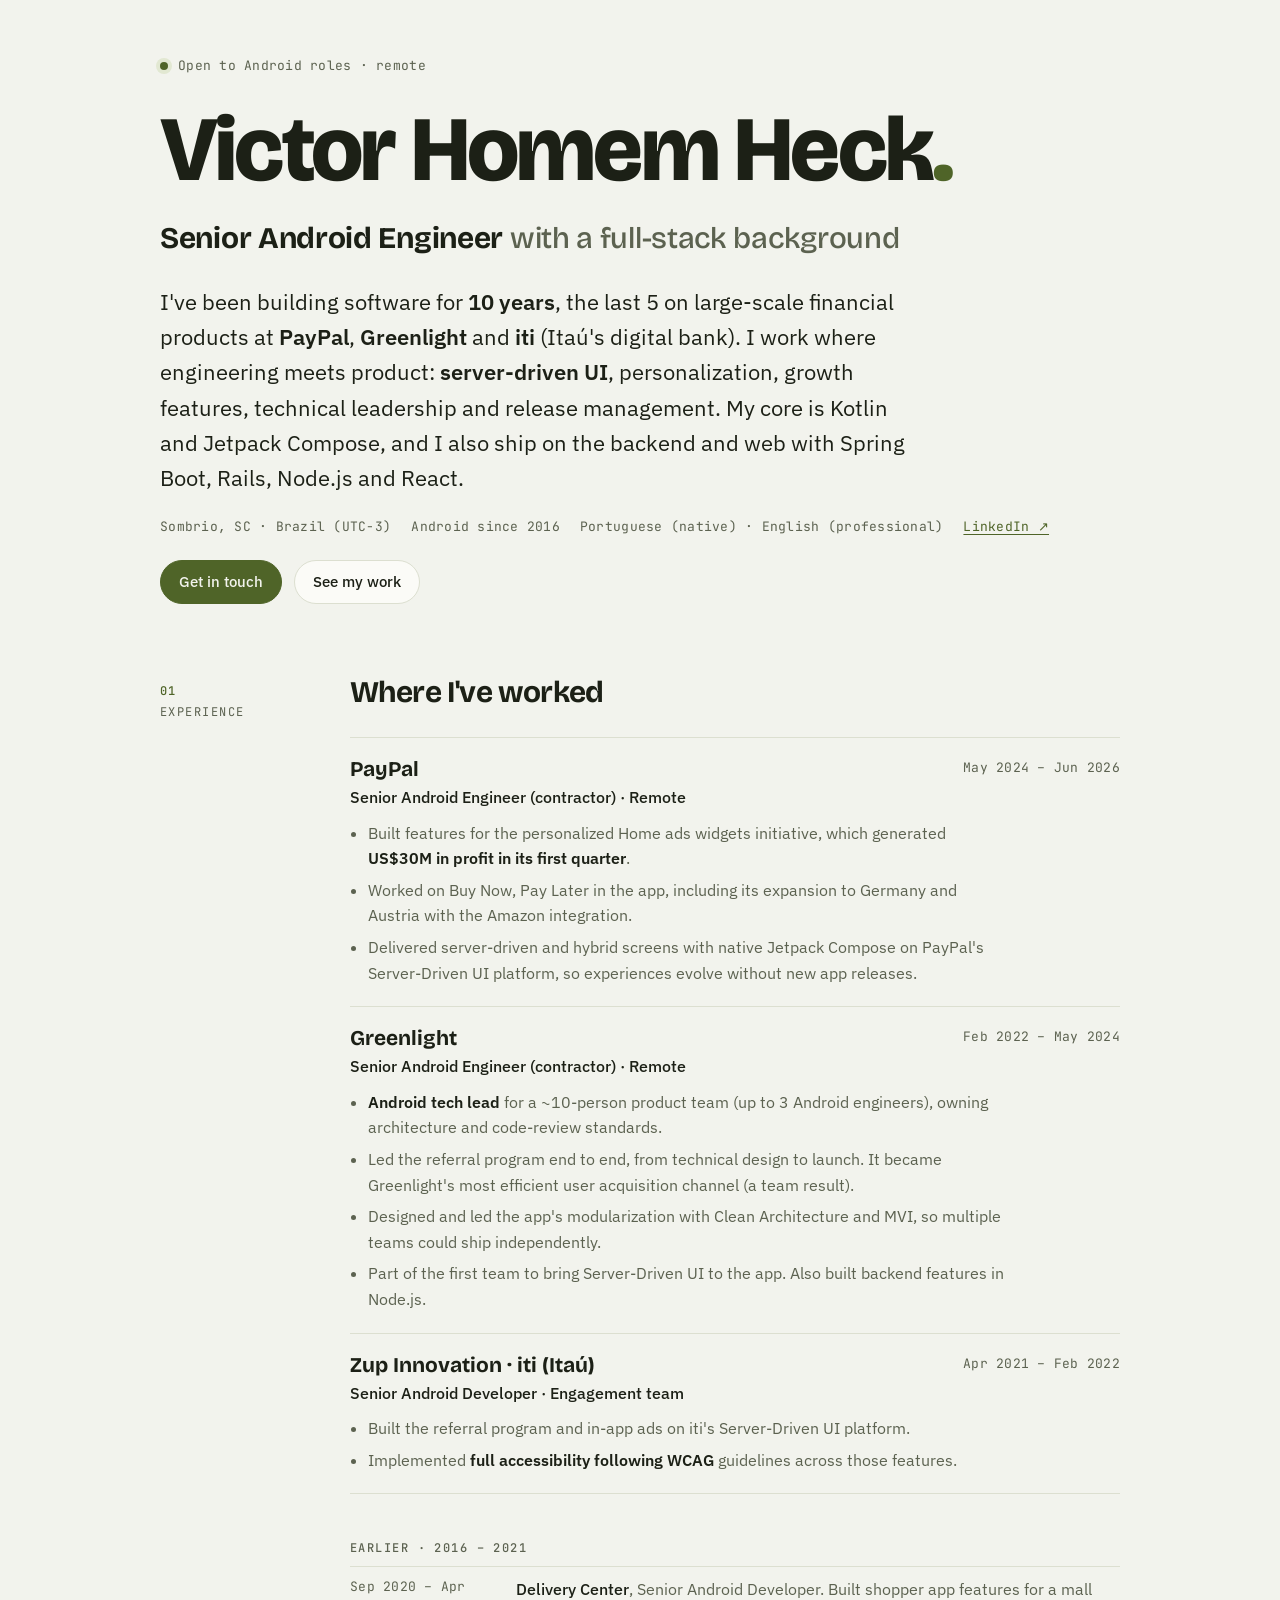
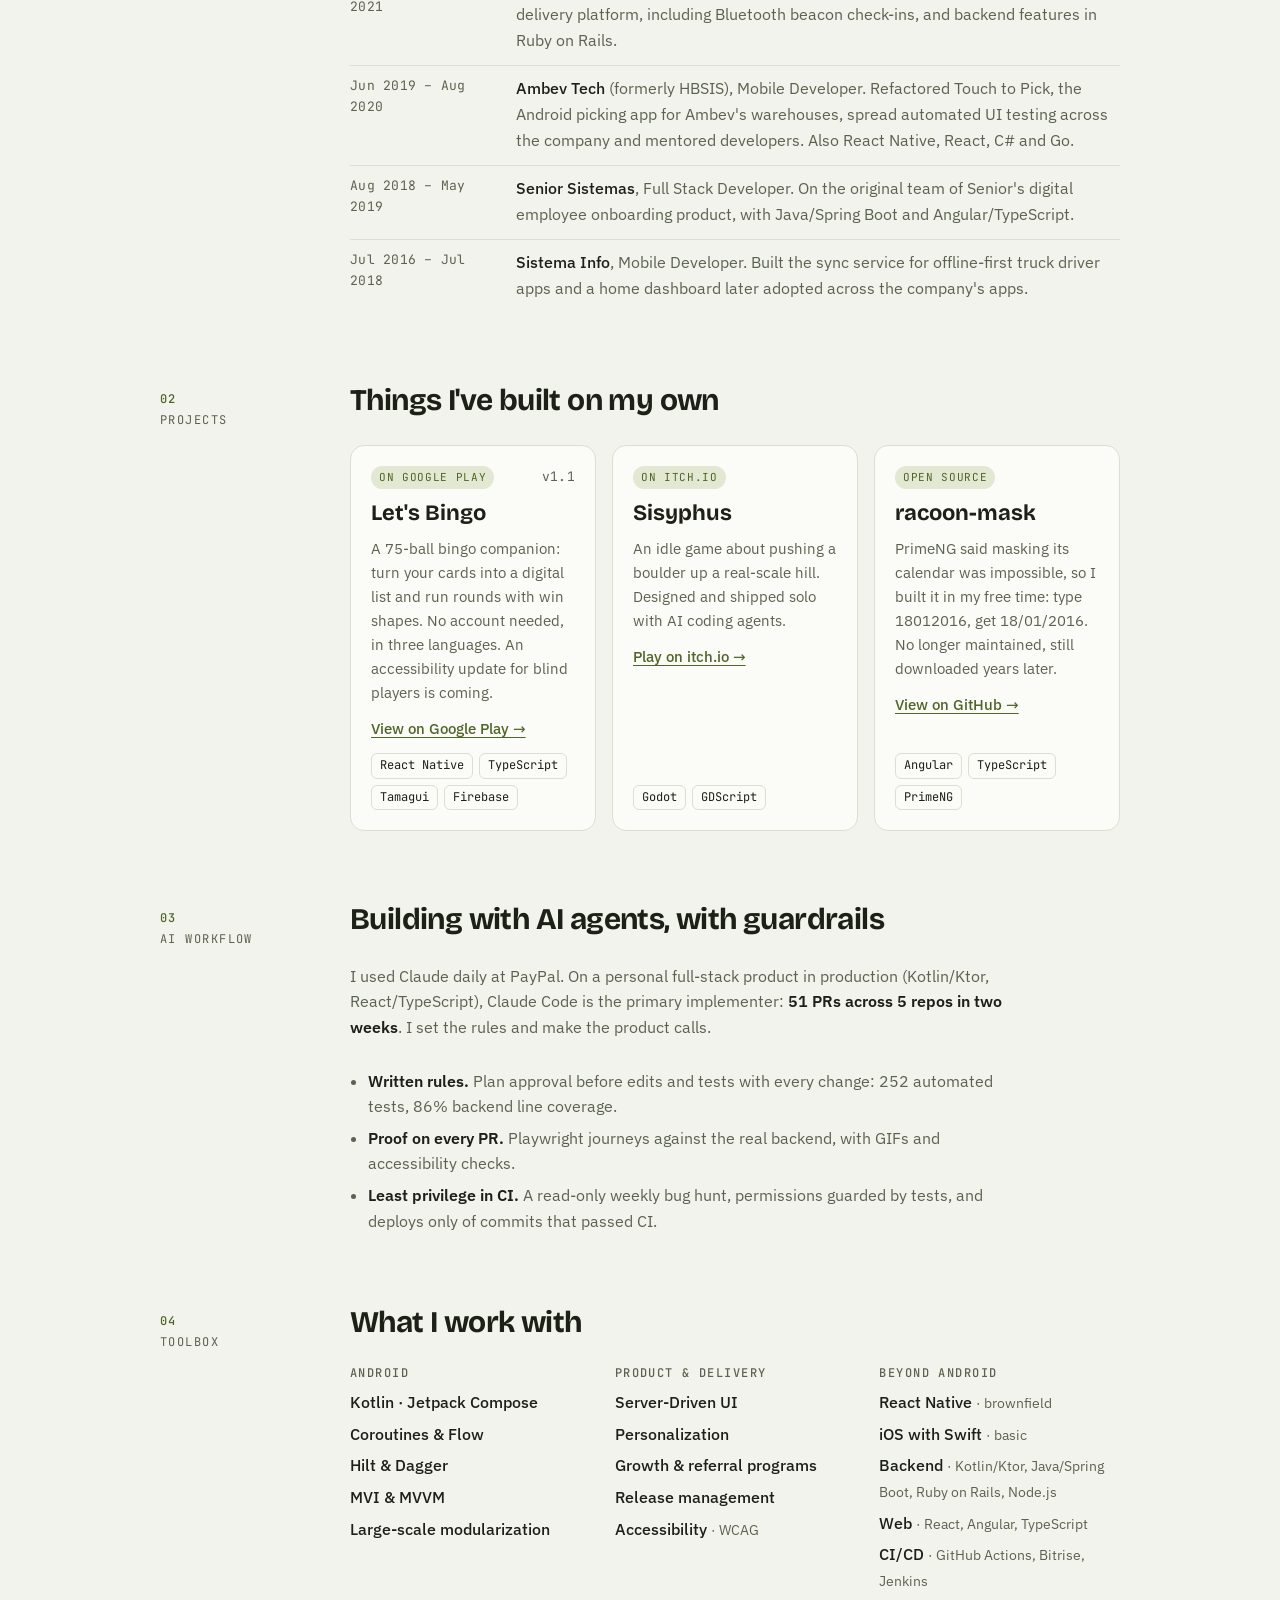
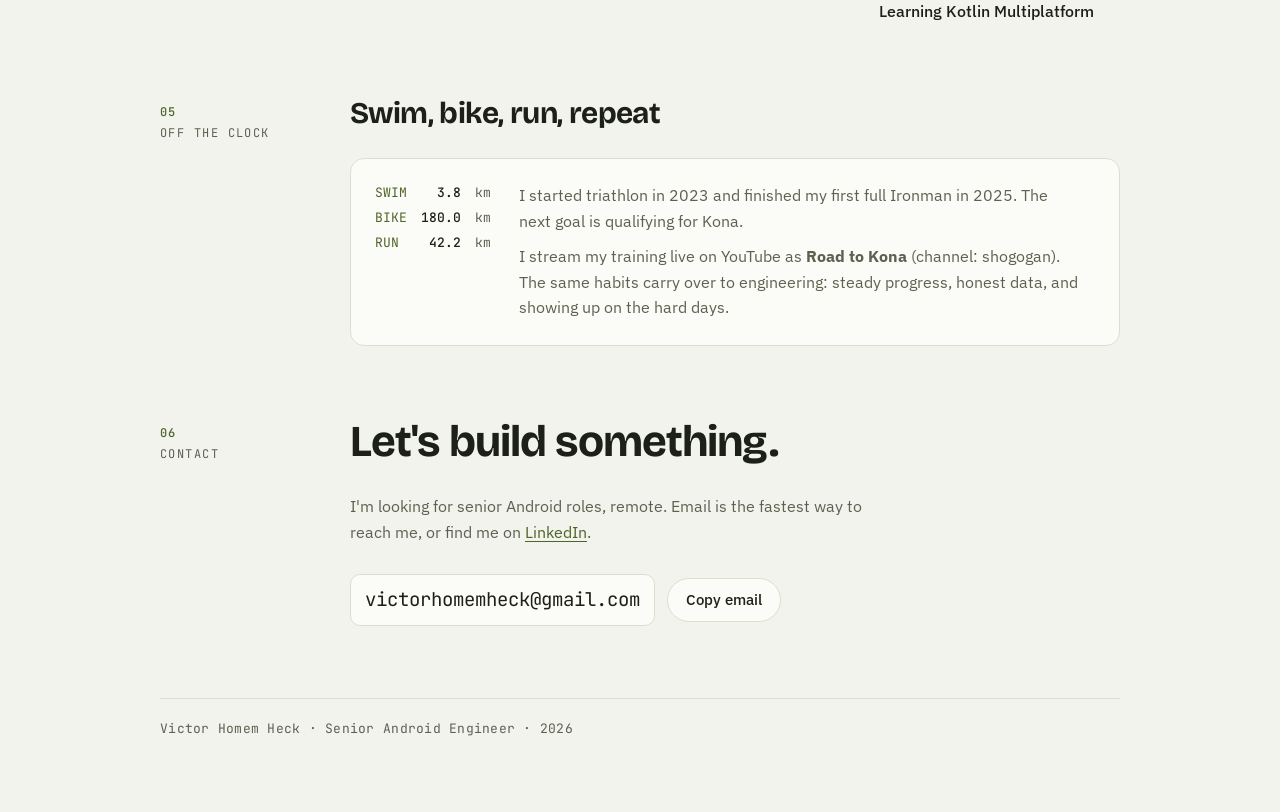
<file: index.html>
<!doctype html>
<html lang="en">
<head>
  <meta charset="utf-8">
  <meta name="viewport" content="width=device-width, initial-scale=1, viewport-fit=cover">
  <title>Victor Homem Heck · Senior Android Engineer</title>
  <meta name="description" content="Senior Android Engineer with a full-stack background: 10 years building software, the last 5 on large-scale financial products at PayPal, Greenlight and iti (Itaú). Kotlin, Jetpack Compose, server-driven UI.">
  <link rel="canonical" href="https://shogosoftware.com.br/">
  <meta name="theme-color" content="#f2f3ed" media="(prefers-color-scheme: light)">
  <meta name="theme-color" content="#12150e" media="(prefers-color-scheme: dark)">
  <link rel="icon" type="image/svg+xml" href="/favicon.svg">

  <meta property="og:type" content="profile">
  <meta property="og:title" content="Victor Homem Heck · Senior Android Engineer">
  <meta property="og:description" content="10 years building software, the last 5 on large-scale financial products at PayPal, Greenlight and iti. Open to remote Android roles.">
  <meta property="og:url" content="https://shogosoftware.com.br/">
  <meta property="og:image" content="https://shogosoftware.com.br/og.png">
  <meta property="og:image:width" content="1200">
  <meta property="og:image:height" content="630">
  <meta property="og:image:alt" content="Victor Homem Heck, Senior Android Engineer">
  <meta property="profile:first_name" content="Victor">
  <meta property="profile:last_name" content="Homem Heck">
  <meta name="twitter:card" content="summary_large_image">

  <link rel="preload" href="/fonts/bricolage-grotesque.woff2" as="font" type="font/woff2" crossorigin>
  <link rel="preload" href="/fonts/ibm-plex-sans.woff2" as="font" type="font/woff2" crossorigin>
  <link rel="stylesheet" href="/style.css">
  <script src="/site.js" defer></script>
  <script type="application/ld+json">
  {
    "@context": "https://schema.org",
    "@type": "Person",
    "name": "Victor Homem Heck",
    "jobTitle": "Senior Android Engineer",
    "url": "https://shogosoftware.com.br/",
    "email": "mailto:victorhomemheck@gmail.com",
    "address": { "@type": "PostalAddress", "addressLocality": "Sombrio", "addressRegion": "SC", "addressCountry": "BR" },
    "knowsLanguage": ["pt-BR", "en"],
    "knowsAbout": ["Android", "Kotlin", "Jetpack Compose", "Server-Driven UI", "Spring Boot", "Ruby on Rails", "Node.js", "React", "AI-assisted development"],
    "sameAs": ["https://linkedin.com/in/victor-homem-heck", "https://shogogan.itch.io"]
  }
  </script>
</head>
<body>
<a class="skip" href="#main">Skip to content</a>
<div class="wrap">
  <header class="hero">
    <div class="tag mono"><span class="dot" aria-hidden="true"></span>Open to Android roles · remote</div>
    <h1>Victor Homem Heck<span aria-hidden="true">.</span></h1>
    <p class="subtitle">Senior Android Engineer <span>with a full-stack background</span></p>
    <p class="lede">I've been building software for <b>10 years</b>, the last 5 on large-scale financial products at <b>PayPal</b>, <b>Greenlight</b> and <b>iti</b> (Itaú's digital bank). I work where engineering meets product: <b>server-driven UI</b>, personalization, growth features, technical leadership and release management. My core is Kotlin and Jetpack Compose, and I also ship on the backend and web with Spring Boot, Rails, Node.js and React.</p>
    <div class="meta mono">
      <span>Sombrio, SC · Brazil (UTC−3)</span>
      <span>Android since 2016</span>
      <span>Portuguese (native) · English (professional)</span>
      <a href="https://linkedin.com/in/victor-homem-heck" rel="me noopener">LinkedIn ↗</a>
    </div>
    <div class="cta">
      <a class="btn primary" href="#contact">Get in touch</a>
      <a class="btn" href="#work">See my work</a>
    </div>
  </header>

  <main id="main" class="sections">
  <section id="experience" aria-labelledby="experience-title">
    <div class="rail mono" aria-hidden="true"><b>01</b>Experience</div>
    <div class="body">
      <h2 id="experience-title">Where I've worked</h2>
      <div class="jobs">
        <article class="job">
          <h3>PayPal</h3><span class="when mono">May 2024 – Jun 2026</span>
          <div class="role">Senior Android Engineer (contractor) · Remote</div>
          <ul>
            <li>Built features for the personalized Home ads widgets initiative, which generated <b>US$30M in profit in its first quarter</b>.</li>
            <li>Worked on Buy Now, Pay Later in the app, including its expansion to Germany and Austria with the Amazon integration.</li>
            <li>Delivered server-driven and hybrid screens with native Jetpack Compose on PayPal's Server-Driven UI platform, so experiences evolve without new app releases.</li>
          </ul>
        </article>
        <article class="job">
          <h3>Greenlight</h3><span class="when mono">Feb 2022 – May 2024</span>
          <div class="role">Senior Android Engineer (contractor) · Remote</div>
          <ul>
            <li><b>Android tech lead</b> for a ~10-person product team (up to 3 Android engineers), owning architecture and code-review standards.</li>
            <li>Led the referral program end to end, from technical design to launch. It became Greenlight's most efficient user acquisition channel (a team result).</li>
            <li>Designed and led the app's modularization with Clean Architecture and MVI, so multiple teams could ship independently.</li>
            <li>Part of the first team to bring Server-Driven UI to the app. Also built backend features in Node.js.</li>
          </ul>
        </article>
        <article class="job">
          <h3>Zup Innovation · iti (Itaú)</h3><span class="when mono">Apr 2021 – Feb 2022</span>
          <div class="role">Senior Android Developer · Engagement team</div>
          <ul>
            <li>Built the referral program and in-app ads on iti's Server-Driven UI platform.</li>
            <li>Implemented <b>full accessibility following WCAG</b> guidelines across those features.</li>
          </ul>
        </article>
      </div>
      <div class="earlier">
        <h3>Earlier · 2016 – 2021</h3>
        <div class="erow"><span class="yr mono">Sep 2020 – Apr 2021</span><span><b>Delivery Center</b>, Senior Android Developer. Built shopper app features for a mall delivery platform, including Bluetooth beacon check-ins, and backend features in Ruby on Rails.</span></div>
        <div class="erow"><span class="yr mono">Jun 2019 – Aug 2020</span><span><b>Ambev Tech</b> (formerly HBSIS), Mobile Developer. Refactored Touch to Pick, the Android picking app for Ambev's warehouses, spread automated UI testing across the company and mentored developers. Also React Native, React, C# and Go.</span></div>
        <div class="erow"><span class="yr mono">Aug 2018 – May 2019</span><span><b>Senior Sistemas</b>, Full Stack Developer. On the original team of Senior's digital employee onboarding product, with Java/Spring Boot and Angular/TypeScript.</span></div>
        <div class="erow"><span class="yr mono">Jul 2016 – Jul 2018</span><span><b>Sistema Info</b>, Mobile Developer. Built the sync service for offline-first truck driver apps and a home dashboard later adopted across the company's apps.</span></div>
      </div>
    </div>
  </section>

  <section id="work" aria-labelledby="work-title">
    <div class="rail mono" aria-hidden="true"><b>02</b>Projects</div>
    <div class="body">
      <h2 id="work-title">Things I've built on my own</h2>
      <div class="projects">
        <article class="proj">
          <div class="top"><span class="status">On Google Play</span><span class="mono ver">v1.1</span></div>
          <h3>Let's Bingo</h3>
          <p>A 75-ball bingo companion: turn your cards into a digital list and run rounds with win shapes. No account needed, in three languages. An accessibility update for blind players is coming.</p>
          <a class="link" href="https://play.google.com/store/apps/details?id=com.shogosoftware.letsbingo" rel="noopener">View on Google Play →</a>
          <div class="stack"><span>React Native</span><span>TypeScript</span><span>Tamagui</span><span>Firebase</span></div>
        </article>
        <article class="proj">
          <div class="top"><span class="status">On itch.io</span></div>
          <h3>Sisyphus</h3>
          <p>An idle game about pushing a boulder up a real-scale hill. Designed and shipped solo with AI coding agents.</p>
          <a class="link" href="https://shogogan.itch.io/sisyphus-an-incremental-game" rel="noopener">Play on itch.io →</a>
          <div class="stack"><span>Godot</span><span>GDScript</span></div>
        </article>
        <article class="proj">
          <div class="top"><span class="status">Open source</span></div>
          <h3>racoon-mask</h3>
          <p>PrimeNG said masking its calendar was impossible, so I built it in my free time: type 18012016, get 18/01/2016. No longer maintained, still downloaded years later.</p>
          <a class="link" href="https://github.com/shogogan/racoon-mask" rel="noopener">View on GitHub →</a>
          <div class="stack"><span>Angular</span><span>TypeScript</span><span>PrimeNG</span></div>
        </article>
      </div>
    </div>
  </section>

  <section id="ai" aria-labelledby="ai-title">
    <div class="rail mono" aria-hidden="true"><b>03</b>AI workflow</div>
    <div class="body">
      <h2 id="ai-title">Building with AI agents, with guardrails</h2>
      <p class="intro">I used Claude daily at PayPal. On a personal full-stack product in production (Kotlin/Ktor, React/TypeScript), Claude Code is the primary implementer: <b>51 PRs across 5 repos in two weeks</b>. I set the rules and make the product calls.</p>
      <ul class="points">
        <li><b>Written rules.</b> Plan approval before edits and tests with every change: 252 automated tests, 86% backend line coverage.</li>
        <li><b>Proof on every PR.</b> Playwright journeys against the real backend, with GIFs and accessibility checks.</li>
        <li><b>Least privilege in CI.</b> A read-only weekly bug hunt, permissions guarded by tests, and deploys only of commits that passed CI.</li>
      </ul>
    </div>
  </section>

  <section id="skills" aria-labelledby="skills-title">
    <div class="rail mono" aria-hidden="true"><b>04</b>Toolbox</div>
    <div class="body">
      <h2 id="skills-title">What I work with</h2>
      <div class="skills">
        <div><h3>Android</h3><ul><li>Kotlin · Jetpack Compose</li><li>Coroutines &amp; Flow</li><li>Hilt &amp; Dagger</li><li>MVI &amp; MVVM</li><li>Large-scale modularization</li></ul></div>
        <div><h3>Product &amp; delivery</h3><ul><li>Server-Driven UI</li><li>Personalization</li><li>Growth &amp; referral programs</li><li>Release management</li><li>Accessibility <em>· WCAG</em></li></ul></div>
        <div><h3>Beyond Android</h3><ul><li>React Native <em>· brownfield</em></li><li>iOS with Swift <em>· basic</em></li><li>Backend <em>· Kotlin/Ktor, Java/Spring Boot, Ruby on Rails, Node.js</em></li><li>Web <em>· React, Angular, TypeScript</em></li><li>CI/CD <em>· GitHub Actions, Bitrise, Jenkins</em></li><li>Learning Kotlin Multiplatform</li></ul></div>
      </div>
    </div>
  </section>

  <section id="beyond" aria-labelledby="beyond-title">
    <div class="rail mono" aria-hidden="true"><b>05</b>Off the clock</div>
    <div class="body">
      <h2 id="beyond-title">Swim, bike, run, repeat</h2>
      <div class="beyond">
        <dl class="splits" aria-label="Full Ironman distances">
          <dt>SWIM</dt><dd>3.8</dd><dd class="k">km</dd>
          <dt>BIKE</dt><dd>180.0</dd><dd class="k">km</dd>
          <dt>RUN</dt><dd>42.2</dd><dd class="k">km</dd>
        </dl>
        <div>
          <p>I started triathlon in 2023 and finished my first full Ironman in 2025. The next goal is qualifying for Kona.</p>
          <p>I stream my training live on YouTube as <b>Road to Kona</b> (channel: shogogan). The same habits carry over to engineering: steady progress, honest data, and showing up on the hard days.</p>
        </div>
      </div>
    </div>
  </section>

  <section id="contact" class="contact" aria-labelledby="contact-title">
    <div class="rail mono" aria-hidden="true"><b>06</b>Contact</div>
    <div class="body">
      <h2 id="contact-title">Let's build something.</h2>
      <p class="intro">I'm looking for senior Android roles, remote. Email is the fastest way to reach me, or find me on <a href="https://linkedin.com/in/victor-homem-heck" rel="me noopener">LinkedIn</a>.</p>
      <div class="mailrow">
        <a class="mail" id="mail" href="mailto:victorhomemheck@gmail.com">victorhomemheck@gmail.com</a>
        <button class="btn" id="copyBtn" type="button">Copy email</button>
        <span id="copyNote" class="mono" aria-live="polite"></span>
      </div>
    </div>
  </section>
  </main>

  <footer class="mono">Victor Homem Heck · Senior Android Engineer · 2026</footer>
</div>
</body>
</html>
</file>
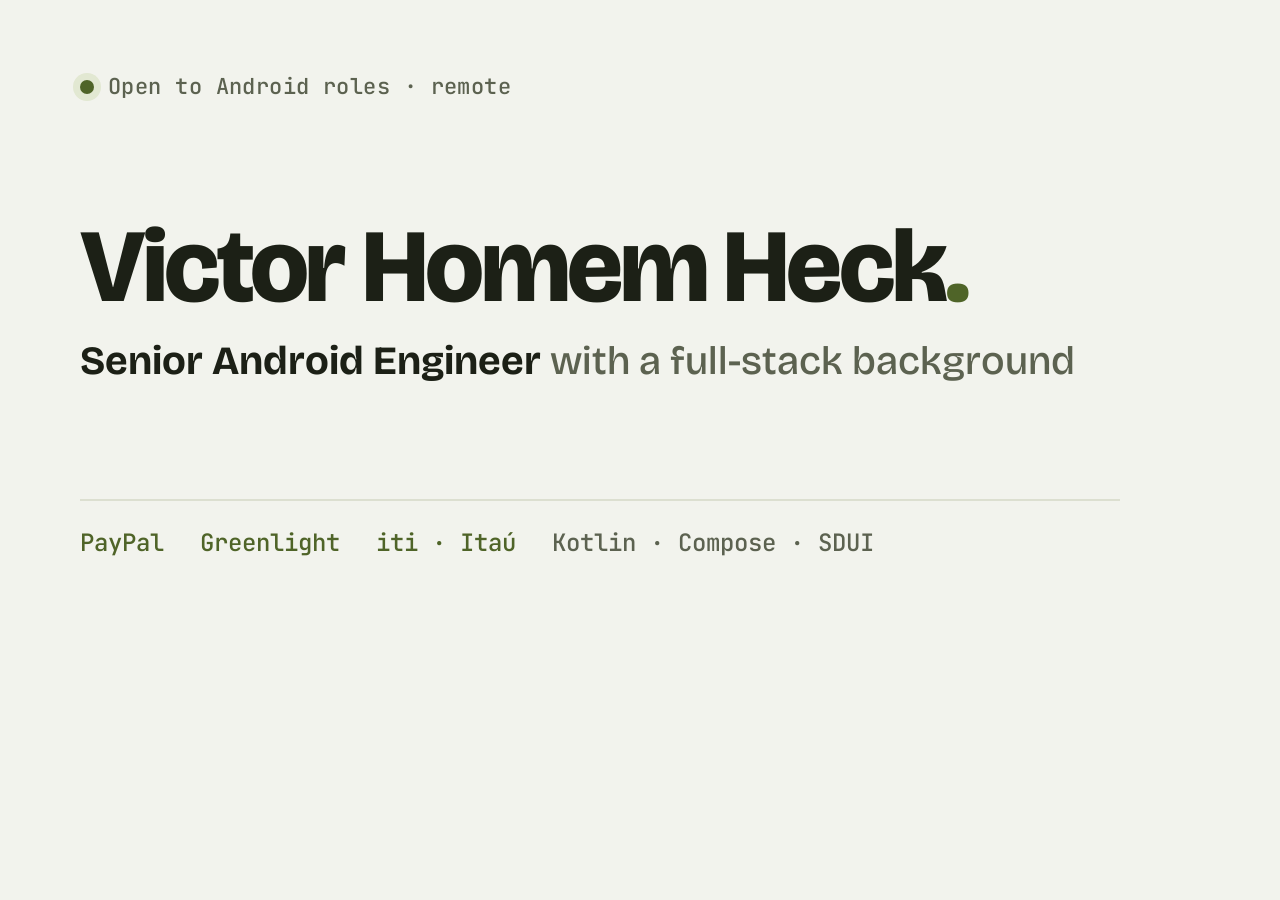
<file: tools/og.html>
<!doctype html>
<!-- Source of og.png (1200x630). Rebuild: see README.md. -->
<html lang="en"><head><meta charset="utf-8">
<style>
@font-face{font-family:"Bricolage Grotesque";src:url("../fonts/bricolage-grotesque.woff2") format("woff2");font-weight:200 800}
@font-face{font-family:"IBM Plex Sans";src:url("../fonts/ibm-plex-sans.woff2") format("woff2");font-weight:100 700}
@font-face{font-family:"JetBrains Mono";src:url("../fonts/jetbrains-mono.woff2") format("woff2");font-weight:100 800}
html,body{margin:0;width:1200px;height:630px;overflow:hidden}
body{background:#f2f3ed;color:#1c2016;font-family:"IBM Plex Sans",sans-serif;box-sizing:border-box;padding:72px 80px;display:flex;flex-direction:column;justify-content:space-between}
.tag{font:500 22px "JetBrains Mono",monospace;color:#5c6250;display:flex;align-items:center;gap:14px;letter-spacing:.02em}
.dot{width:14px;height:14px;border-radius:50%;background:#4f6428;box-shadow:0 0 0 7px #e2e8d2}
h1{font:800 104px/1 "Bricolage Grotesque",sans-serif;letter-spacing:-.03em;margin:0}
h1 span{color:#4f6428}
.sub{font:700 40px "Bricolage Grotesque",sans-serif;margin:18px 0 0}
.sub span{color:#5c6250;font-weight:500}
.foot{font:500 24px "JetBrains Mono",monospace;color:#5c6250;display:flex;gap:36px;border-top:2px solid #dcdfd0;padding-top:26px}
.foot b{color:#4f6428;font-weight:500}
</style></head><body>
<div class="tag"><span class="dot"></span>Open to Android roles · remote</div>
<div><h1>Victor Homem Heck<span>.</span></h1><p class="sub">Senior Android Engineer <span>with a full-stack background</span></p></div>
<div class="foot"><span><b>PayPal</b></span><span><b>Greenlight</b></span><span><b>iti · Itaú</b></span><span>Kotlin · Compose · SDUI</span></div>
</body></html>
</file>
<file: style.css>
/* Victor Homem Heck · portfolio. One narrow reading column with a left "rail" of mono labels, like a build log;
   sections are rows of rail + content. Fonts are self-hosted (fonts/), so no visitor data goes to a font CDN. */

@font-face {
  font-family: "Bricolage Grotesque";
  src: url("/fonts/bricolage-grotesque.woff2") format("woff2");
  font-weight: 200 800;
  font-display: swap;
}
@font-face {
  font-family: "IBM Plex Sans";
  src: url("/fonts/ibm-plex-sans.woff2") format("woff2");
  font-weight: 100 700;
  font-display: swap;
}
@font-face {
  font-family: "JetBrains Mono";
  src: url("/fonts/jetbrains-mono.woff2") format("woff2");
  font-weight: 100 800;
  font-display: swap;
}

:root {
  --bg: #f2f3ed; --surface: #fbfbf7; --fg: #1c2016; --muted: #5c6250; --line: #dcdfd0;
  --accent: #4f6428; --accent-soft: #e2e8d2;
  --display: "Bricolage Grotesque", ui-sans-serif, system-ui, sans-serif;
  --body: "IBM Plex Sans", ui-sans-serif, system-ui, sans-serif;
  --mono: "JetBrains Mono", ui-monospace, SFMono-Regular, Menlo, monospace;
  color-scheme: light;
}
@media (prefers-color-scheme: dark) {
  :root:not([data-theme="light"]) {
    --bg: #12150e; --surface: #1a1e15; --fg: #e7e9de; --muted: #9fa58f; --line: #2b3123;
    --accent: #a8bd6c; --accent-soft: #29321b; color-scheme: dark;
  }
}
:root[data-theme="dark"] {
  --bg: #12150e; --surface: #1a1e15; --fg: #e7e9de; --muted: #9fa58f; --line: #2b3123;
  --accent: #a8bd6c; --accent-soft: #29321b; color-scheme: dark;
}

*, *::before, *::after { box-sizing: border-box; }
html { scroll-behavior: smooth; }
@media (prefers-reduced-motion: reduce) { html { scroll-behavior: auto; } }

body {
  margin: 0;
  background: var(--bg); color: var(--fg); font-family: var(--body); font-size: 16px; line-height: 1.6;
  padding-left: max(16px, env(safe-area-inset-left, 0px)); padding-right: max(16px, env(safe-area-inset-right, 0px));
  -webkit-text-size-adjust: 100%;
}
.wrap { max-width: 960px; margin: 0 auto; padding-block: 56px 72px; display: flex; flex-direction: column; gap: 72px; }
.sections { display: flex; flex-direction: column; gap: 72px; }
a { color: var(--accent); text-underline-offset: 3px; }
a:focus-visible, button:focus-visible { outline: 2px solid var(--accent); outline-offset: 3px; border-radius: 4px; }
h1, h2, h3 { font-family: var(--display); text-wrap: balance; margin: 0; line-height: 1.1; }
p { margin: 0; }
.mono { font-family: var(--mono); font-size: 13px; letter-spacing: .02em; }
.skip { position: absolute; left: -9999px; }
.skip:focus { left: 16px; top: 16px; padding: 8px 12px; background: var(--surface); border: 1px solid var(--line); border-radius: 8px; z-index: 1; }

/* hero */
.hero { display: flex; flex-direction: column; gap: 22px; }
.tag { display: inline-flex; align-items: center; gap: 10px; color: var(--muted); }
.tag .dot { width: 8px; height: 8px; border-radius: 50%; background: var(--accent); box-shadow: 0 0 0 4px var(--accent-soft); }
.hero h1 { font-size: clamp(44px, 8.5vw, 92px); font-weight: 800; letter-spacing: -.03em; }
.hero h1 span { color: var(--accent); }
.lede { font-size: clamp(18px, 2.2vw, 22px); max-width: 34em; color: var(--fg); }
.lede b { font-weight: 600; }
.subtitle { font-family: var(--display); font-size: clamp(22px, 3.2vw, 30px); font-weight: 700; letter-spacing: -.01em; margin-top: -8px; }
.subtitle span { color: var(--muted); font-weight: 500; }
.meta { display: flex; flex-wrap: wrap; gap: 8px 20px; color: var(--muted); }
.cta { display: flex; flex-wrap: wrap; gap: 12px; }
.btn {
  font: 500 15px var(--body); display: inline-flex; align-items: center; gap: 8px; padding: 11px 18px; border-radius: 999px;
  border: 1px solid var(--line); background: var(--surface); color: var(--fg); text-decoration: none; cursor: pointer; min-height: 44px;
}
.btn.primary { background: var(--accent); border-color: var(--accent); color: var(--bg); }
.btn:hover { border-color: var(--accent); }

/* sections */
section { display: grid; grid-template-columns: 150px minmax(0, 1fr); gap: 24px 40px; scroll-margin-top: 24px; }
.rail { padding-top: 6px; color: var(--muted); text-transform: uppercase; letter-spacing: .12em; font-size: 12px; }
.rail b { display: block; color: var(--accent); font-weight: 500; margin-bottom: 2px; }
.body { display: flex; flex-direction: column; gap: 28px; min-width: 0; }
h2 { font-size: 30px; font-weight: 700; letter-spacing: -.02em; }

/* experience */
.jobs { display: flex; flex-direction: column; }
.job { display: grid; grid-template-columns: minmax(0, 1fr) auto; gap: 4px 16px; padding-block: 20px; border-top: 1px solid var(--line); }
.job:last-child { border-bottom: 1px solid var(--line); }
.job h3 { font-size: 21px; font-weight: 700; }
.job .when { color: var(--muted); text-align: right; white-space: nowrap; }
.job .role { grid-column: 1 / -1; font-weight: 500; }
.job ul { grid-column: 1 / -1; margin: 6px 0 0; padding-left: 18px; color: var(--muted); max-width: 66ch; display: flex; flex-direction: column; gap: 6px; }
.job ul b { color: var(--fg); font-weight: 600; }
.earlier { display: flex; flex-direction: column; gap: 2px; padding-top: 20px; }
.earlier h3 { font-family: var(--mono); font-size: 12px; font-weight: 500; text-transform: uppercase; letter-spacing: .12em; color: var(--muted); margin-bottom: 8px; }
.erow { display: grid; grid-template-columns: 150px minmax(0, 1fr); gap: 16px; padding-block: 10px; border-top: 1px solid var(--line); }
.erow .yr { color: var(--muted); }
.erow span:last-child { color: var(--muted); max-width: 66ch; }
.erow b { color: var(--fg); font-weight: 500; }
@media (max-width: 520px) {
  .erow { grid-template-columns: minmax(0, 1fr); gap: 0; }
  .job { grid-template-columns: minmax(0, 1fr); }
  .job .when { text-align: left; }
}

/* projects */
.projects { display: grid; grid-template-columns: repeat(3, minmax(0, 1fr)); gap: 16px; }
.proj { background: var(--surface); border: 1px solid var(--line); border-radius: 14px; padding: 20px; display: flex; flex-direction: column; gap: 12px; }
.proj .top { display: flex; justify-content: space-between; align-items: center; gap: 8px; }
.proj .ver { color: var(--muted); }
.status { font-family: var(--mono); font-size: 11px; letter-spacing: .06em; text-transform: uppercase; padding: 3px 8px; border-radius: 999px; background: var(--accent-soft); color: var(--accent); }
.status.wip { background: transparent; border: 1px dashed var(--muted); color: var(--muted); }
.proj h3 { font-size: 22px; font-weight: 700; }
.proj p { color: var(--muted); font-size: 15px; }
.stack { display: flex; flex-wrap: wrap; gap: 6px; margin-top: auto; }
.stack span { font-family: var(--mono); font-size: 12px; padding: 2px 8px; border: 1px solid var(--line); border-radius: 6px; color: var(--fg); }
.proj a.link { font-weight: 500; font-size: 15px; }

/* AI workflow */
#ai .intro { color: var(--muted); max-width: 66ch; }
#ai .intro b, .points b { color: var(--fg); font-weight: 600; }
.points { margin: 0; padding-left: 18px; color: var(--muted); max-width: 66ch; display: flex; flex-direction: column; gap: 6px; }

/* skills */
.skills { display: grid; grid-template-columns: repeat(3, minmax(0, 1fr)); gap: 24px; }
.skills h3 { font-family: var(--mono); font-size: 12px; font-weight: 500; text-transform: uppercase; letter-spacing: .12em; color: var(--muted); margin-bottom: 10px; }
.skills ul { list-style: none; margin: 0; padding: 0; display: flex; flex-direction: column; gap: 6px; }
.skills li { font-weight: 500; }
.skills li em { font-style: normal; color: var(--muted); font-weight: 400; font-size: 14px; }

/* off the clock */
.beyond { display: grid; grid-template-columns: auto minmax(0, 1fr); gap: 28px; align-items: start; background: var(--surface); border: 1px solid var(--line); border-radius: 14px; padding: 24px; }
.splits { display: grid; grid-template-columns: repeat(3, auto); gap: 4px 14px; margin: 0; font-family: var(--mono); font-size: 13px; font-variant-numeric: tabular-nums; }
.splits dt { color: var(--accent); }
.splits dd { margin: 0; font-weight: 500; text-align: right; }
.splits .k { color: var(--muted); font-weight: 400; text-align: left; }
.beyond p { color: var(--muted); max-width: 56ch; }
.beyond p + p { margin-top: 10px; }

/* contact */
.contact h2 { font-size: clamp(30px, 5vw, 44px); }
.contact .intro { color: var(--muted); max-width: 52ch; }
.mailrow { display: flex; flex-wrap: wrap; align-items: center; gap: 12px; }
.mail { font-family: var(--mono); font-size: clamp(15px, 2.4vw, 19px); padding: 10px 14px; border: 1px solid var(--line); border-radius: 10px; background: var(--surface); user-select: all; overflow-wrap: anywhere; color: var(--fg); text-decoration: none; }
#copyNote { color: var(--muted); }
footer { color: var(--muted); border-top: 1px solid var(--line); padding-top: 20px; }

@media (max-width: 820px) {
  .projects, .skills { grid-template-columns: minmax(0, 1fr); }
  section { grid-template-columns: minmax(0, 1fr); gap: 12px; }
  .rail b { display: inline; margin-right: 8px; }
  .beyond { grid-template-columns: minmax(0, 1fr); }
}
@media (prefers-reduced-motion: no-preference) {
  .tag .dot { animation: pulse 2.4s ease-in-out infinite; }
  @keyframes pulse { 50% { box-shadow: 0 0 0 8px transparent; } }
}

/* 404 */
.notfound { min-height: 70vh; justify-content: center; }
.notfound h1 { font-size: clamp(40px, 7vw, 72px); font-weight: 800; letter-spacing: -.03em; }
.accent { color: var(--accent); }
</file>
